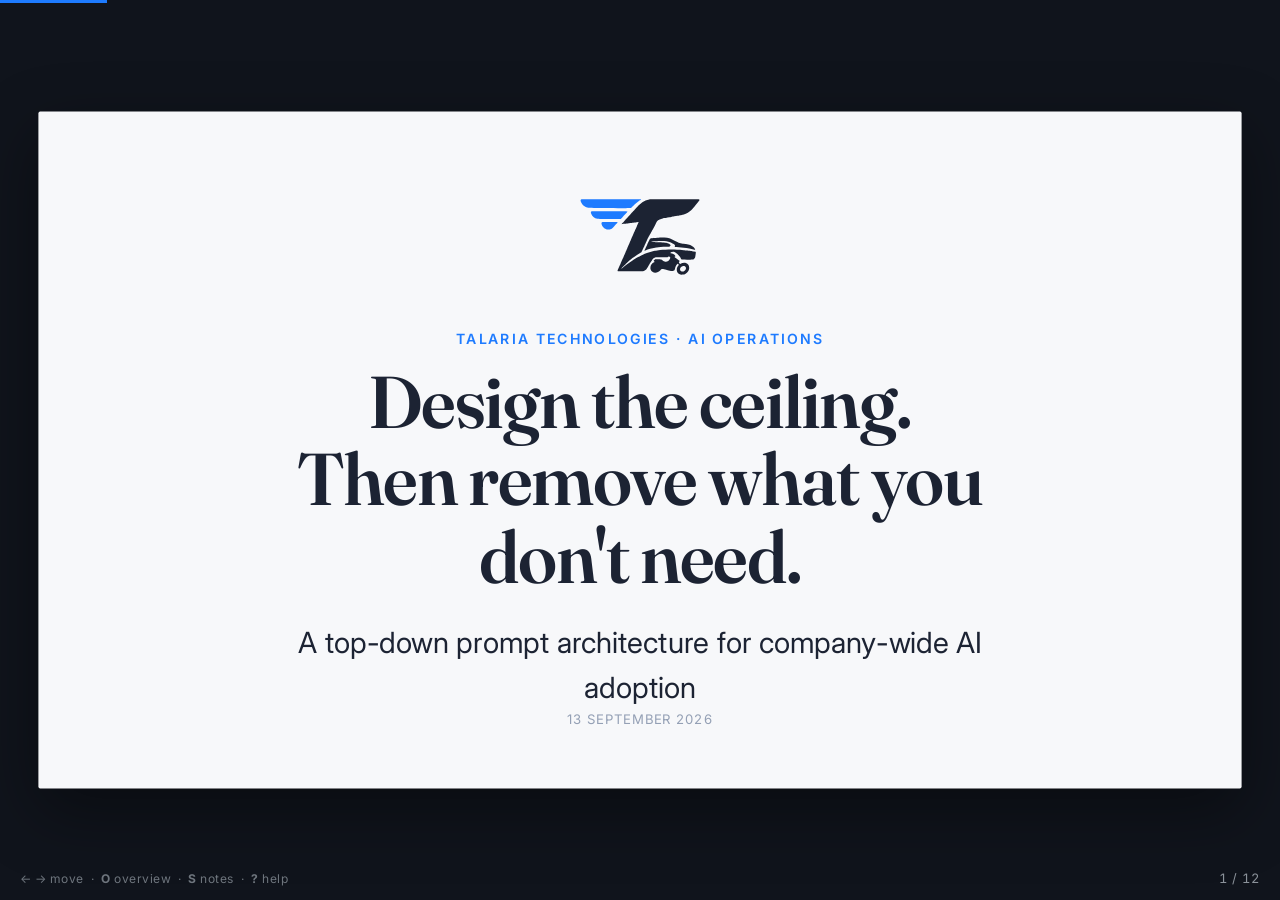
<file: index.html>
<!DOCTYPE html>
<html lang="en">
<head>
<meta charset="utf-8">
<title>Talaria — Deductive Prompt Architecture</title>
<meta http-equiv="refresh" content="0; url=deck/">
<link rel="canonical" href="deck/">
<link rel="icon" href="deck/assets/mark.svg">
<style>
  html,body{height:100%;margin:0;display:grid;place-items:center;
            background:#f7f8fa;color:#1c2333;
            font:16px/1.6 system-ui,-apple-system,"Segoe UI",sans-serif}
  .box{text-align:center;padding:32px}
  img{width:96px;margin-bottom:20px}
  a{color:#1e7bff}
</style>
</head>
<body>
  <div class="box">
    <img src="deck/assets/mark.svg" alt="Talaria">
    <p>Opening the deck&hellip;</p>
    <p><a href="deck/">Continue to the presentation</a></p>
  </div>
  <script>location.replace('deck/');</script>
</body>
</html>
</file>
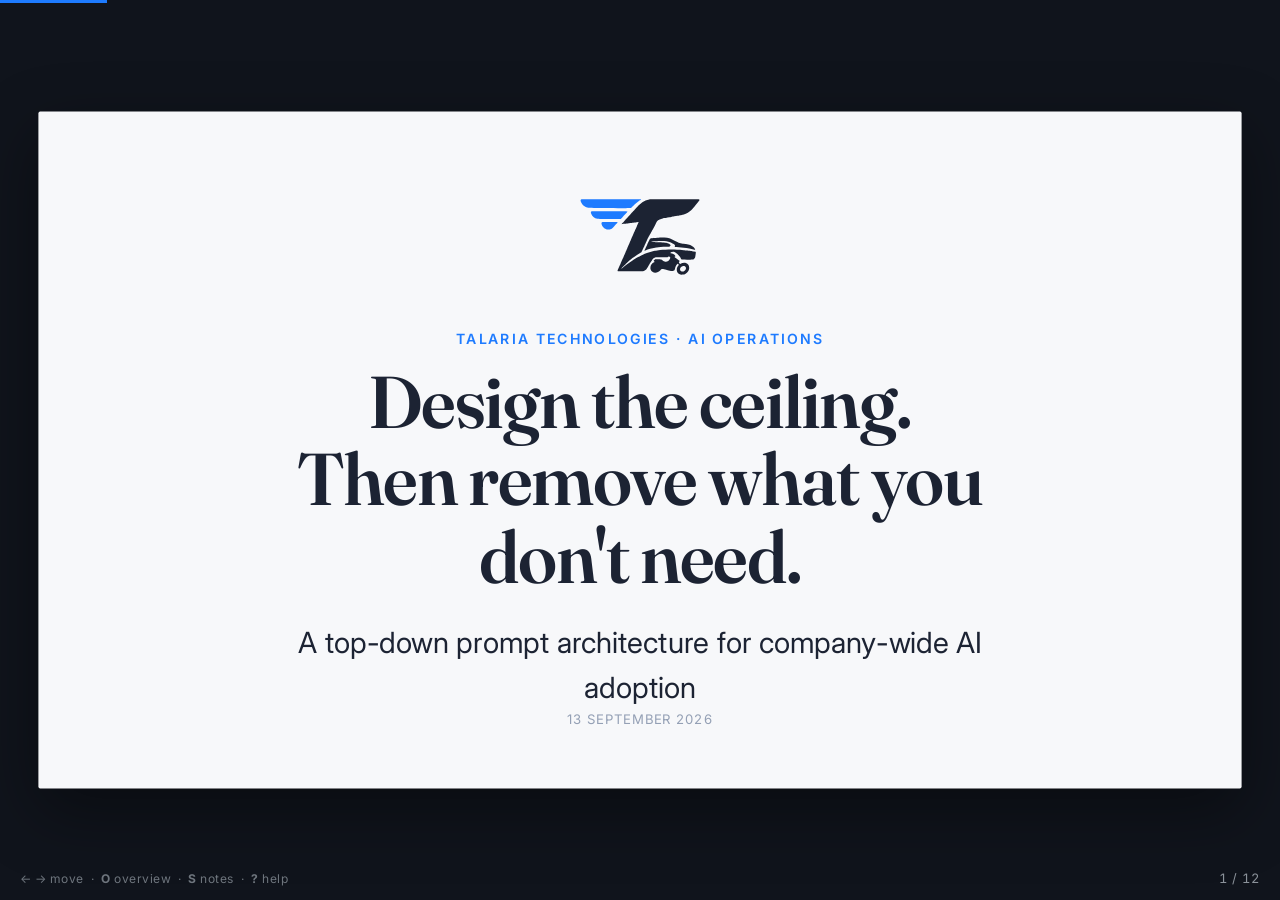
<file: deck/index.html>
<!DOCTYPE html>
<html lang="en" data-theme="light">

<head>
  <meta charset="utf-8">
  <meta name="viewport" content="width=device-width, initial-scale=1">
  <title>Talaria — Deductive Prompt Architecture</title>

  <link rel="icon" href="assets/mark.svg">
  <link rel="preconnect" href="https://fonts.googleapis.com">
  <link rel="preconnect" href="https://fonts.gstatic.com" crossorigin>
  <link
    href="https://fonts.googleapis.com/css2?family=Inter:wght@400;500;600;700&family=Fraunces:opsz,wght@9..144,400;9..144,600&family=JetBrains+Mono:wght@400;500&display=swap"
    rel="stylesheet">

  <link rel="stylesheet" href="css/tokens.css?v=5">
  <link rel="stylesheet" href="css/base.css?v=5">
  <link rel="stylesheet" href="css/layout.css?v=5">
  <link rel="stylesheet" href="css/components.css?v=5">
  <link rel="stylesheet" href="css/slides.css?v=5">
  <link rel="stylesheet" href="css/overlays.css?v=5">
  <link rel="stylesheet" href="css/print.css?v=5">
</head>

<body>

  <div id="progress"></div>
  <div id="hint">&larr; &rarr; move &nbsp;·&nbsp; <b>O</b> overview &nbsp;·&nbsp; <b>S</b> notes &nbsp;·&nbsp; <b>?</b>
    help</div>
  <div id="counter"></div>

  <div id="overview">
    <div class="grid"></div>
  </div>

  <aside id="presenter">
    <div>
      <h4>Elapsed</h4>
      <div class="timer" data-timer>00:00</div>
    </div>
    <div style="flex:1;display:flex;flex-direction:column;min-height:0">
      <h4>Speaker notes</h4>
      <div class="note" data-note></div>
    </div>
    <div class="next" data-next></div>
  </aside>

  <div id="help">
    <div class="panel">
      <h3>Keyboard</h3>
      <table>
        <tr>
          <td><kbd>&rarr;</kbd> <kbd>Space</kbd></td>
          <td>Next step / slide</td>
        </tr>
        <tr>
          <td><kbd>&larr;</kbd></td>
          <td>Previous</td>
        </tr>
        <tr>
          <td><kbd>1</kbd>–<kbd>9</kbd></td>
          <td>Jump to slide</td>
        </tr>
        <tr>
          <td><kbd>O</kbd></td>
          <td>Overview grid</td>
        </tr>
        <tr>
          <td><kbd>S</kbd></td>
          <td>Speaker notes + timer</td>
        </tr>
        <tr>
          <td><kbd>T</kbd></td>
          <td>Light / dark</td>
        </tr>
        <tr>
          <td><kbd>F</kbd></td>
          <td>Fullscreen</td>
        </tr>
        <tr>
          <td><kbd>R</kbd></td>
          <td>Reset timer</td>
        </tr>
        <tr>
          <td><kbd>?</kbd> <kbd>Esc</kbd></td>
          <td>Toggle / close</td>
        </tr>
      </table>
    </div>
  </div>

  <div id="stage">

    <!-- ══ 1 ══ TITLE — hero focal centre, logo as the focal point ══ -->
    <section class="slide slide--title" data-title="Title">
      <div class="hero">
        <div class="mark"><img src="assets/mark.svg" alt="Talaria" style="width:100%;height:100%"></div>
        <div class="eyebrow">Talaria Technologies · AI Operations</div>
        <h1>Design the ceiling.<br>Then remove what you don't need.</h1>
        <p class="lead" style="margin-top:26px">A top-down prompt architecture for company-wide AI adoption</p>
      </div>
      <div class="meta meta--center">
        <span>13 September 2026</span>
      </div>
      <aside class="notes">Open on the contrast, not the agenda. Most people build prompts upward from nothing. We build
        downward from a complete specification. Everything in this deck follows from that one reversal.</aside>
    </section>

    <!-- ══ 2 ══ THE SPECTRUM — split 50/50 comparison ══ -->
    <section class="slide" data-title="The spectrum">
      <div class="eyebrow">The prompting spectrum</div>
      <h2>Two directions of travel</h2>
      <div class="cols fill" style="gap:32px">
        <div class="panel panel--bad">
          <div class="tag">Status quo · Undershooting</div>
          <h3>Start vague.<br>Build up.</h3>
          <ul class="flow">
            <li><span class="arrow">1</span><span>Vague opening prompt</span></li>
            <li><span class="arrow">2</span><span>Inductive patching, turn by turn</span></li>
            <li><span class="arrow">3</span><span><b>Context drift</b></span></li>
            <li><span class="arrow">4</span><span>Rework and wasted turns</span></li>
          </ul>
        </div>
        <div class="panel panel--good">
          <div class="tag">Strategic · Deductive</div>
          <h3>Start complete.<br>Cut down.</h3>
          <ul class="flow">
            <li><span class="arrow">1</span><span>High-density master prompt</span></li>
            <li><span class="arrow">2</span><span>Lock the constraints</span></li>
            <li><span class="arrow">3</span><span><b>Distil to the task</b></span></li>
            <li><span class="arrow">4</span><span>Controlled execution</span></li>
          </ul>
        </div>
      </div>
      <aside class="notes">Same model, same person, opposite direction. Undershooting negotiates with the model.
        Deductive prompting instructs it. Ask the room which one they did this morning.</aside>
    </section>

    <!-- ══ 3 ══ WHY IT FAILS — hero statement + drift diagram ══ -->
    <section class="slide" data-title="Context drift">
      <div class="eyebrow">Why undershooting fails</div>
      <h2>Every correction adds a contradiction</h2>
      <svg viewBox="0 0 1000 250" style="width:100%;margin:8px 0 4px">
        <line x1="40" y1="210" x2="960" y2="210" stroke="var(--line)" stroke-width="2" />
        <text x="40" y="243" font-size="19" fill="var(--ink-faint)">Turn 1</text>
        <text x="960" y="243" font-size="19" fill="var(--ink-faint)" text-anchor="end">Turn 8</text>
        <line x1="40" y1="70" x2="960" y2="70" stroke="var(--accent)" stroke-width="4" stroke-linecap="round" />
        <text x="960" y="50" font-size="22" fill="var(--accent)" font-weight="600" text-anchor="end">Deductive: on
          target</text>
        <path d="M40 70 C 260 78, 420 118, 560 146 S 830 188, 960 196" fill="none" stroke="var(--ink-faint)"
          stroke-width="4" stroke-dasharray="9 8" stroke-linecap="round" />
        <text x="430" y="196" font-size="22" fill="var(--ink-soft)">Inductive: drifting</text>
      </svg>
      <ul class="points">
        <li>Each patch is written against the <b>last output</b>, not the original intent.</li>
        <li>Constraints added late silently overwrite constraints added early.</li>
      </ul>
      <aside class="notes">The failure is structural, not a skill gap. By turn six nobody in the thread can say what the
        governing constraint actually is — including the model.</aside>
    </section>

    <!-- ══ 4 ══ CASE STUDY — split, real evidence ══ -->
    <section class="slide" data-title="Case study">
      <div class="eyebrow">Case study · Talaria credit facility</div>
      <h2>One context load, three deliverables</h2>
      <div class="cols fill v-center" style="gap:44px">
        <div>
          <h3 style="color:var(--accent);margin-bottom:18px">The master prompt carried</h3>
          <ul class="points" style="gap:12px">
            <li style="font-size:23px">Company, product and business model</li>
            <li style="font-size:23px">Audience: a risk-averse credit reader</li>
            <li style="font-size:23px">The ask, the leverage, the concessions</li>
            <li style="font-size:23px">Tone, length, and named omissions</li>
          </ul>
        </div>
        <div>
          <h3 style="color:var(--accent);margin-bottom:18px">What came out</h3>
          <ul class="points" style="gap:12px">
            <li style="font-size:23px">Three letter variants — concise, expanded, full-block</li>
            <li style="font-size:23px">Three formatted Word documents</li>
            <li style="font-size:23px">A slide deck, from the same context</li>
            <li style="font-size:23px"><b>The argument was never rebuilt.</b></li>
          </ul>
        </div>
      </div>
      <aside class="notes">This is our own evidence, not a vendor case study. The format changed three times. The
        reasoning was authored once, because it was specified before the first draft existed.</aside>
    </section>

    <!-- ══ 5 ══ PROMPT COMPARISON — verbatim, side by side ══ -->
  <section class="slide" data-title="The prompt evolved">
    <div class="eyebrow">The input</div>
    <h2>What we asked for, twice</h2>
    <div class="pairgrid fill">
      <div class="snip snip--prompt">
        <div class="chip">First pass · raw context</div>
        <div class="txt">"We have to convince a bank to increase our credit line… we will be borrowing GPUs for testing our new mapping product, the current credit line won't allow sufficient funds transfers… We are willing to pay an extra 15%."</div>
      </div>
      <div class="snip snip--prompt">
        <div class="chip">Final pass · master prompt</div>
        <div class="txt">"<b>Act as the CEO</b> of Talaria Technologies Inc. Write a formal, persuasive business letter to our <b>Commercial Bank Relationship Manager</b>… Leave placeholders like <b>[Insert DSCR]</b>… Maintain a tone suitable for a <b>risk-aware financial audience</b>."</div>
      </div>
      <p class="takeaway">Real information, <b>no specification</b>. Role, reader, format and exclusions all left to the model.</p>
      <p class="takeaway">Role, reader, ask, tone and unknowns — <b>all fixed before a word was drafted</b>.</p>
    </div>
    <aside class="notes">Read both aloud. The first is not a bad prompt — it carries genuine context. It simply decides nothing, and every decision it skips the model makes on your behalf.</aside>
  </section>

  <!-- ══ 6 ══ LETTER COMPARISON — same claim, two instruments ══ -->
  <section class="slide" data-title="The letter evolved">
    <div class="eyebrow">The output</div>
    <h2>Same argument, sharper instrument</h2>
    <div class="pairgrid fill">
      <div class="snip snip--letter">
        <div class="chip">Letter one</div>
        <div class="txt">"Phase 2 changes our cash mechanics in one specific way… The constraint is one of <b>velocity and timing, not solvency</b>."</div>
      </div>
      <div class="snip snip--letter">
        <div class="chip">Final letter</div>
        <div class="txt">"I want to be precise about the nature of the constraint, <b>because it would be easy to misread</b>… Stated plainly, this is a constraint of velocity and timing, not of solvency or coverage."</div>
      </div>
      <p class="takeaway">Correct and compact. Built to be <b>scanned</b>.</p>
      <p class="takeaway">The same claim, now <b>naming the misreading</b> before the reader reaches it.</p>
    </div>
    <aside class="notes">The argument did not change between these two. Only its handling of the reader did — and that came from the brief, not from a rewrite.</aside>
  </section>

  <!-- ══ 7 ══ THREE AXES — the comparison that matters ══ -->
  <section class="slide" data-title="Three axes">
    <div class="eyebrow">What actually changed</div>
    <h2>Three axes, one direction</h2>
    <div class="cmp">
      <div class="head"></div>
      <div class="head">First pass</div>
      <div class="head head--now">Final pass</div>

      <div class="axis">Flexibility</div>
      <div class="cell">The brief set the goal, not the form. The writer chose the structure.</div>
      <div class="cell cell--now">Form fixed; flexibility moved into named placeholders the finance team owns.</div>

      <div class="axis">Design choice</div>
      <div class="cell">Headings and bold lead-ins, built for scanning.</div>
      <div class="cell cell--now">Unbroken prose, full-block convention — a committee reads a letter, not a memo.</div>

      <div class="axis">Responsibility</div>
      <div class="cell">Leverage stated bluntly: a 15% premium, a threat to move banks.</div>
      <div class="cell cell--now">Coercion dropped, concessions paired with safeguards, unverifiable figures left blank.</div>
    </div>
    <aside class="notes">Responsibility is the row to dwell on. Specifying the prompt did not only improve the prose — it decided what we were willing to say, and what we refused to claim without evidence.</aside>
  </section>

  <!-- ══ 8 ══ OPERATIONAL IMPACT — 3-column cards ══ -->
    <section class="slide" data-title="Operational impact">
      <div class="eyebrow">Operational impact</div>
      <h2>Control without a bottleneck</h2>
      <div class="cols-3 fill" style="align-content:center">
        <div class="card">
          <div class="num">01</div>
          <h3>Responsibility</h3>
          <p>Standardised inputs make output governable. What the model was told is auditable after the fact.</p>
        </div>
        <div class="card">
          <div class="num">02</div>
          <h3>Empowerment</h3>
          <p>Teams inherit the context. No one needs to be a prompt engineer to get a compliant result.</p>
        </div>
        <div class="card">
          <div class="num">03</div>
          <h3>Flexibility</h3>
          <p>Departments tune parameters, not principles. The core constraints hold across every unit.</p>
        </div>
      </div>
      <aside class="notes">The usual trade-off is control versus speed. A master prompt removes it: the control lives in
        the artefact, so the team does not have to carry it.</aside>
    </section>

    <!-- ══ 9 ══ METRICS — large callouts ══ -->
    <section class="slide" data-title="Improvements">
      <div class="eyebrow">Noteworthy improvements</div>
      <h2>What changed, measured</h2>
      <div class="metrics">
        <div class="metric">
          <div class="v ph">[&nbsp;&nbsp;&nbsp;]%</div>
          <div class="l">Fewer revision loops per deliverable</div>
        </div>
        <div class="metric">
          <div class="v ph">[&nbsp;&nbsp;&nbsp;]%</div>
          <div class="l">Faster to first usable draft</div>
        </div>
        <div class="metric">
          <div class="v">3</div>
          <div class="l">Deliverable formats from one context load</div>
        </div>
        <div class="metric">
          <div class="v">0</div>
          <div class="l">Arguments rebuilt from scratch</div>
        </div>
      </div>
      <p style="font-size:19px;color:var(--ink-faint)">Bracketed figures to be confirmed against Q3 workflow logs. The
        right-hand pair are observed from the credit-facility project.</p>
      <aside class="notes">Be straight about which numbers are measured and which are pending. A metric you cannot
        source is worse than no metric with this audience.</aside>
    </section>

    <!-- ══ 10 ══ CENTRE ALIGNMENT — concentric radial ══ -->
    <section class="slide" data-title="Centre alignment">
      <div class="eyebrow">Strategic alignment</div>
      <h2>The engine sits at the centre</h2>
      <svg viewBox="0 0 1060 430" style="width:100%;flex:1">
        <ellipse cx="530" cy="215" rx="415" ry="175" fill="none" stroke="var(--line)" stroke-width="2"
          stroke-dasharray="6 9" />
        <ellipse cx="530" cy="215" rx="270" ry="112" fill="none" stroke="var(--line)" stroke-width="2" />
        <circle cx="530" cy="215" r="104" fill="var(--accent)" />
        <text x="530" y="208" text-anchor="middle" font-size="19" font-weight="700" fill="#fff"
          letter-spacing="0.5">PROMPT</text>
        <text x="530" y="232" text-anchor="middle" font-size="19" font-weight="700" fill="#fff"
          letter-spacing="0.5">ARCHITECTURE</text>

        <g font-size="21" font-weight="600" fill="var(--ink)" text-anchor="middle">
          <circle cx="530" cy="40" r="7" fill="var(--accent)" /><text x="530" y="26">Product</text>
          <circle cx="890" cy="130" r="7" fill="var(--accent)" /><text x="905" y="112">Engineering</text>
          <circle cx="890" cy="300" r="7" fill="var(--accent)" /><text x="905" y="336">Legal &amp; Risk</text>
          <circle cx="530" cy="390" r="7" fill="var(--accent)" /><text x="530" y="420">Operations</text>
          <circle cx="170" cy="300" r="7" fill="var(--accent)" /><text x="155" y="336">Support</text>
          <circle cx="170" cy="130" r="7" fill="var(--accent)" /><text x="155" y="112">Marketing</text>
        </g>
        <g stroke="var(--accent)" stroke-width="2" opacity=".35">
          <line x1="530" y1="111" x2="530" y2="47" />
          <line x1="620" y1="163" x2="883" y2="134" />
          <line x1="620" y1="267" x2="883" y2="296" />
          <line x1="530" y1="319" x2="530" y2="383" />
          <line x1="440" y1="267" x2="177" y2="296" />
          <line x1="440" y1="163" x2="177" y2="134" />
        </g>
      </svg>
      <aside class="notes">Centre-aligned, not top-down in the org-chart sense. Every unit is the same distance from the
        core, so no team inherits a degraded copy of the standard.</aside>
    </section>

    <!-- ══ 11 ══ ADOPTION — three phases ══ -->
    <section class="slide" data-title="Adoption">
      <div class="eyebrow">Adoption model</div>
      <h2>Govern the core, not the forks</h2>
      <div class="steps" style="grid-template-columns:repeat(3,1fr)">
        <div class="step">
          <div class="n">PHASE 1</div>
          <h3>Author</h3>
          <p>One master prompt per work category, owned centrally and version-controlled.</p>
        </div>
        <div class="step">
          <div class="n">PHASE 2</div>
          <h3>Fork</h3>
          <p>Units distil their own variants. Parameters are theirs; constraints are not.</p>
        </div>
        <div class="step">
          <div class="n">PHASE 3</div>
          <h3>Review</h3>
          <p>Audit outputs against the master. Amend the core once; every fork inherits it.</p>
        </div>
      </div>
      <aside class="notes">Policing individual prompts does not scale. Governing one artefact that every prompt descends
        from does.</aside>
    </section>

    <!-- ══ 12 ══ CLOSE — statement ══ -->
    <section class="slide slide--statement" data-title="Close">
      <div class="eyebrow">The thesis</div>
      <div class="quote" style="margin-bottom:36px">Undershooting is not a skill problem.<br>It is a direction problem.
      </div>
      <p class="lead">Specify the ceiling once. Everything after that is subtraction.</p>
      <aside class="notes">Land it and stop. Do not add a summary slide — the sentence is the summary.</aside>
    </section>

  </div>

  <script>
    if (location.protocol === 'file:') {
      document.write('<div id="modwarn"><div class="box"><h2>Run this through a local server</h2>' +
        '<p>This deck uses ES modules, which browsers block on <code>file://</code>.</p>' +
        '<p style="margin-top:12px">In VS Code: install <b>Live Server</b>, then right-click <code>index.html</code> &rarr; <b>Open with Live Server</b>.</p>' +
        '<p style="margin-top:12px">Or from this folder: <code>npx serve</code> / <code>python -m http.server</code></p></div></div>');
    }
  </script>
  <script type="module" src="js/main.js?v=5"></script>
</body>

</html>
</file>
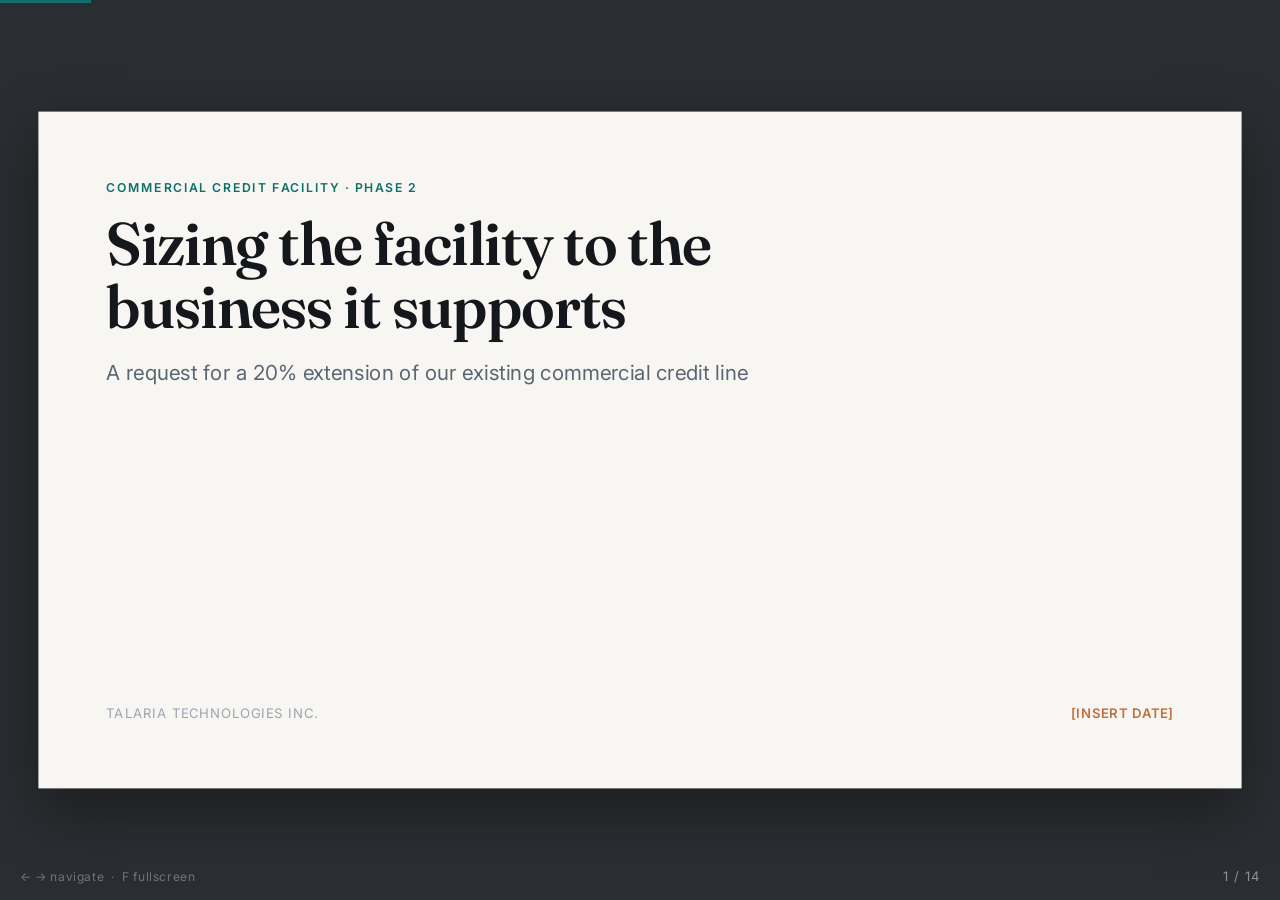
<file: deck.html>
<!DOCTYPE html>
<html lang="en">
<head>
<meta charset="utf-8">
<meta name="viewport" content="width=device-width, initial-scale=1">
<title>Talaria Technologies — Credit Facility Expansion</title>
<link rel="preconnect" href="https://fonts.googleapis.com">
<link rel="preconnect" href="https://fonts.gstatic.com" crossorigin>
<link href="https://fonts.googleapis.com/css2?family=Inter:wght@400;500;600;700&family=Fraunces:opsz,wght@9..144,400;9..144,600&display=swap" rel="stylesheet">
<style>
/* ============================================================
   DESIGN TOKENS — edit these first to restyle the whole deck
   ============================================================ */
:root{
  --ink:      #14181d;   /* primary text            */
  --ink-soft: #5b6673;   /* secondary text          */
  --ink-faint:#9aa5b1;   /* labels, slide numbers   */
  --paper:    #f7f6f3;   /* slide background        */
  --paper-2:  #ffffff;   /* card background         */
  --accent:   #0f6f6a;   /* primary accent (teal)   */
  --accent-2: #c2703a;   /* secondary accent (rust) */
  --line:     #e2e0da;   /* hairlines, borders      */
  --stage-bg: #2a2d31;   /* area around the slide   */

  --font-body:    'Inter', system-ui, -apple-system, sans-serif;
  --font-display: 'Fraunces', Georgia, serif;

  --pad: 72px;           /* slide inner padding     */
}

/* ============================================================
   STAGE — fixed 1280x720 slide, scaled to fit the window
   ============================================================ */
*{box-sizing:border-box;margin:0;padding:0}
html,body{height:100%;overflow:hidden;background:var(--stage-bg);font-family:var(--font-body)}
#stage{position:absolute;top:50%;left:50%;width:1280px;height:720px;transform-origin:center center}

.slide{
  position:absolute;inset:0;
  background:var(--paper);color:var(--ink);
  padding:var(--pad);
  display:none;flex-direction:column;
  box-shadow:0 24px 60px rgba(0,0,0,.35);
}
.slide.active{display:flex;animation:fade .28s ease}
@keyframes fade{from{opacity:0;transform:translateY(6px)}to{opacity:1;transform:none}}

/* ============================================================
   TYPE SCALE
   ============================================================ */
.eyebrow{
  font-size:13px;font-weight:600;letter-spacing:.14em;text-transform:uppercase;
  color:var(--accent);margin-bottom:18px;
}
h1{font-family:var(--font-display);font-size:64px;font-weight:600;line-height:1.05;letter-spacing:-.02em}
h2{font-family:var(--font-display);font-size:44px;font-weight:600;line-height:1.12;letter-spacing:-.015em;margin-bottom:24px}
h3{font-size:20px;font-weight:600;margin-bottom:8px}
p{font-size:20px;line-height:1.55;color:var(--ink-soft);max-width:62ch}
p.lead{font-size:24px;color:var(--ink)}
strong{color:var(--ink);font-weight:600}
.ph{color:var(--accent-2);font-weight:600}      /* [Insert …] placeholder */

/* ============================================================
   COMPONENTS
   ============================================================ */
.rule{height:1px;background:var(--line);margin:28px 0}

.cols{display:grid;grid-template-columns:1fr 1fr;gap:40px;flex:1;align-content:start}
.cols-3{display:grid;grid-template-columns:repeat(3,1fr);gap:24px}

.card{
  background:var(--paper-2);border:1px solid var(--line);border-radius:10px;
  padding:26px;
}
.card .num{font-family:var(--font-display);font-size:38px;color:var(--accent);line-height:1;margin-bottom:10px}
.card p{font-size:16px;line-height:1.5}

ul.points{list-style:none;display:flex;flex-direction:column;gap:18px;margin-top:8px}
ul.points li{font-size:20px;line-height:1.5;color:var(--ink-soft);padding-left:26px;position:relative;max-width:60ch}
ul.points li::before{
  content:"";position:absolute;left:0;top:11px;
  width:8px;height:8px;border-radius:2px;background:var(--accent);
}

.stat-row{display:flex;gap:56px;margin-top:auto;padding-top:28px;border-top:1px solid var(--line)}
.stat .k{font-family:var(--font-display);font-size:40px;color:var(--ink);line-height:1}
.stat .l{font-size:13px;letter-spacing:.08em;text-transform:uppercase;color:var(--ink-faint);margin-top:8px}

.quote{
  font-family:var(--font-display);font-size:34px;line-height:1.3;color:var(--ink);
  border-left:3px solid var(--accent);padding-left:28px;max-width:24ch;
}

/* section divider slide */
.slide.divider{background:var(--ink);color:var(--paper);justify-content:center}
.slide.divider h2{color:var(--paper);font-size:56px;margin:0}
.slide.divider .eyebrow{color:var(--accent-2)}

/* title slide */
.slide.title{justify-content:center}
.slide.title h1{max-width:18ch}
.slide.title .sub{font-size:22px;color:var(--ink-soft);margin-top:24px}
.slide.title .meta{margin-top:auto;display:flex;justify-content:space-between;
  font-size:14px;color:var(--ink-faint);letter-spacing:.06em;text-transform:uppercase}

/* ============================================================
   CHROME — progress bar, slide number, hint
   ============================================================ */
#bar{position:fixed;top:0;left:0;height:3px;background:var(--accent);width:0;z-index:10;transition:width .25s ease}
#num{position:fixed;bottom:16px;right:20px;color:#8b929a;font-size:13px;letter-spacing:.08em;z-index:10}
#hint{position:fixed;bottom:16px;left:20px;color:#6e757d;font-size:12px;letter-spacing:.05em;z-index:10}

/* ============================================================
   PRINT — Ctrl/Cmd+P gives one slide per page (landscape)
   ============================================================ */
@media print{
  @page{size:1280px 720px;margin:0}
  html,body{overflow:visible;background:#fff;height:auto}
  #stage{position:static;transform:none!important;width:auto;height:auto}
  #bar,#num,#hint{display:none}
  .slide{position:relative;display:flex!important;page-break-after:always;box-shadow:none;
         width:1280px;height:720px;animation:none}
}
</style>
</head>
<body>

<div id="bar"></div>
<div id="hint">&larr; &rarr; navigate &nbsp;·&nbsp; F fullscreen</div>
<div id="num"></div>

<div id="stage">

  <!-- 1 ─────────────────────────────────────────── TITLE -->
  <section class="slide title">
    <div class="eyebrow">Commercial Credit Facility · Phase 2</div>
    <h1>Sizing the facility to the business it supports</h1>
    <div class="sub">A request for a 20% extension of our existing commercial credit line</div>
    <div class="meta">
      <span>Talaria Technologies Inc.</span>
      <span><span class="ph">[Insert Date]</span></span>
    </div>
  </section>

  <!-- 2 ─────────────────────────────────────────── THE ASK -->
  <section class="slide">
    <div class="eyebrow">The request</div>
    <h2>A 20% extension, and a matching transfer ceiling</h2>
    <p class="lead">Not a new relationship and not a new risk profile — a scaling request against a plan this bank has already underwritten.</p>
    <div class="stat-row">
      <div class="stat"><div class="k"><span class="ph">[Current $]</span></div><div class="l">Current limit</div></div>
      <div class="stat"><div class="k"><span class="ph">[New $]</span></div><div class="l">Requested limit</div></div>
      <div class="stat"><div class="k">+20%</div><div class="l">Extension</div></div>
      <div class="stat"><div class="k"><span class="ph">[DSCR]</span></div><div class="l">Debt service coverage</div></div>
    </div>
  </section>

  <!-- 3 ─────────────────────────────────────────── PROBLEM -->
  <section class="slide">
    <div class="eyebrow">The problem we solve</div>
    <h2>Flat commissions break remote routes</h2>
    <div class="cols">
      <div>
        <ul class="points">
          <li>Under a flat commission, a driver earns materially less on a low-density route than on a dense urban one.</li>
          <li>So drivers decline and cancel those trips.</li>
          <li>Riders outside the core grid get unreliable service.</li>
          <li>The platform quietly loses the demand it cannot serve.</li>
        </ul>
      </div>
      <div class="quote">The incentive to refuse the hard route is built into the pricing.</div>
    </div>
  </section>

  <!-- 4 ─────────────────────────────────────────── MECHANISM -->
  <section class="slide">
    <div class="eyebrow">The mechanism</div>
    <h2>A platform fee that moves with route density</h2>
    <p class="lead" style="margin-bottom:32px">Averaging <strong>5%</strong> — lower on the routes that are hardest to serve, higher where volume is dense.</p>
    <svg viewBox="0 0 900 220" style="width:100%;max-width:900px">
      <line x1="60" y1="180" x2="860" y2="180" stroke="#e2e0da" stroke-width="1.5"/>
      <line x1="60" y1="30"  x2="60"  y2="180" stroke="#e2e0da" stroke-width="1.5"/>
      <polyline points="60,150 250,130 470,100 690,70 860,55"
                fill="none" stroke="#0f6f6a" stroke-width="3" stroke-linecap="round"/>
      <circle cx="60"  cy="150" r="6" fill="#0f6f6a"/>
      <circle cx="860" cy="55"  r="6" fill="#0f6f6a"/>
      <text x="60"  y="205" font-family="Inter" font-size="14" fill="#9aa5b1">Remote / low density</text>
      <text x="740" y="205" font-family="Inter" font-size="14" fill="#9aa5b1">Urban / high density</text>
      <text x="80"  y="142" font-family="Inter" font-size="14" fill="#5b6673">lower platform fee</text>
      <text x="700" y="42"  font-family="Inter" font-size="14" fill="#5b6673">higher platform fee</text>
    </svg>
    <p style="margin-top:20px">Driver take-home is levelled across route types, so the reason to refuse a remote trip is removed at the source.</p>
  </section>

  <!-- 5 ─────────────────────────────────────────── WHY A LENDER CARES -->
  <section class="slide">
    <div class="eyebrow">Why this matters to a lender</div>
    <h2>Stability, not upside</h2>
    <div class="cols-3" style="margin-top:12px">
      <div class="card">
        <div class="num">01</div>
        <h3>Supply is retained</h3>
        <p>Drivers stay available across route types, which sustains fulfilment.</p>
      </div>
      <div class="card">
        <div class="num">02</div>
        <h3>Volume is predictable</h3>
        <p>Sustained fulfilment means transaction volume does not swing with geography.</p>
      </div>
      <div class="card">
        <div class="num">03</div>
        <h3>Margin is stabilised</h3>
        <p>A fee that floats around 5% rather than spiking produces steady revenue per trip.</p>
      </div>
    </div>
    <div class="rule"></div>
    <p><strong>This is a volume-and-reliability model, not a high-variance one</strong> — the profile a lender should prefer.</p>
  </section>

  <!-- 6 ─────────────────────────────────────────── WHERE WE ARE -->
  <section class="slide">
    <div class="eyebrow">Status</div>
    <h2>Phase 1 is complete. Phase 2 is compute.</h2>
    <div class="cols">
      <div class="card">
        <h3 style="color:var(--accent)">Phase 1 — done</h3>
        <p>Core software architecture finalised. Facility used as underwritten. Unit economics evaluated and approved by this bank.</p>
      </div>
      <div class="card" style="border-color:var(--accent)">
        <h3 style="color:var(--accent)">Phase 2 — beginning</h3>
        <p>Parameter training and real-time mapping simulation on cloud-based GPU banks. Approx. <span class="ph">[Insert $/month]</span> across <span class="ph">[Insert N]</span> environments.</p>
      </div>
    </div>
  </section>

  <!-- 7 ─────────────────────────────────────────── THE WORKLOAD -->
  <section class="slide">
    <div class="eyebrow">Phase 2 workload</div>
    <h2>Two jobs, both GPU-bound</h2>
    <ul class="points">
      <li><strong>Parameter training.</strong> The dynamic fee is only defensible if it is accurate — trained against historical route density, cancellation behaviour, driver earnings distributions and demand seasonality.</li>
      <li><strong>Real-time mapping simulation.</strong> Pricing logic is validated against simulated network conditions — traffic, surge, supply shocks, edge-case routes — before any driver or rider sees it.</li>
    </ul>
  </section>

  <!-- 8 ─────────────────────────────────────────── THE BOTTLENECK  (key slide) -->
  <section class="slide">
    <div class="eyebrow">The constraint</div>
    <h2>Transfer velocity, not solvency</h2>
    <div class="cols">
      <div>
        <ul class="points">
          <li>GPU capacity is procured on demand, billed on short usage-based cycles.</li>
          <li>Outflows are high-frequency and unevenly distributed — not a smooth monthly draft.</li>
          <li>Our daily ceiling was set against an even, development-stage burn rate.</li>
          <li>Training runs now stall waiting on settlement rather than on capital.</li>
        </ul>
      </div>
      <div class="quote">The ratios are unchanged. What is misaligned is the shape of the facility against the shape of the spend.</div>
    </div>
  </section>

  <!-- 9 ─────────────────────────────────────────── CONSOLIDATION -->
  <section class="slide">
    <div class="eyebrow">A deliberate choice</div>
    <h2>One account, on purpose</h2>
    <p class="lead" style="margin-bottom:28px">We could relieve this pressure by spreading activity across institutions. We have declined to.</p>
    <div class="cols-3">
      <div class="card"><h3>Transparency</h3><p>One unbroken transaction record, no reconciliation gaps.</p></div>
      <div class="card"><h3>Compliance</h3><p>A single reporting perimeter for tax and regulatory filing.</p></div>
      <div class="card"><h3>Auditability</h3><p>One consolidated ledger rather than parallel histories.</p></div>
    </div>
    <div class="rule"></div>
    <p>Your credit team keeps continuous visibility into our full cash position. Fragmenting our banking would degrade that for both of us.</p>
  </section>

  <!-- 10 ────────────────────────────────────────── THE OFFER -->
  <section class="slide">
    <div class="eyebrow">What we are prepared to offer</div>
    <h2>We will share the cost of speed</h2>
    <ul class="points">
      <li><strong>Adjusted maintenance fees or interest margin</strong> in exchange for an expedited review.</li>
      <li><strong>Tiered drawdown</strong> — the incremental tranche released against defined Phase 2 milestones.</li>
      <li><strong>Enhanced reporting</strong> — monthly compute reconciliation and updated coverage ratios.</li>
      <li><strong>Scheduled review at Phase 2 completion</strong>, re-sizing the facility against demonstrated results.</li>
    </ul>
  </section>

  <!-- 11 ────────────────────────────────────────── CLOSE -->
  <section class="slide">
    <div class="eyebrow">Next steps</div>
    <h2>The package is ready</h2>
    <p class="lead">Updated statements, Phase 2 compute forecast, revised twelve-month projections and Phase 1 facility performance — deliverable within <span class="ph">[Insert N]</span> business days.</p>
    <div class="rule"></div>
    <p>Phase 1 rested on this bank's willingness to underwrite a model that was then unproven. It is now proven. This request asks only that the facility be kept sized to the business it supports.</p>
  </section>

  <!-- 12 ────────────────────────────────────────── DIVIDER -->
  <section class="slide divider">
    <div class="eyebrow">Part two</div>
    <h2>How the argument was built</h2>
  </section>

  <!-- 13 ────────────────────────────────────────── RHETORICAL MOVES -->
  <section class="slide">
    <div class="eyebrow">Persuasive strategy</div>
    <h2>Four moves, one audience</h2>
    <div class="cols-3" style="margin-top:8px">
      <div class="card"><div class="num">01</div><h3>Continuity over novelty</h3><p>Framed as scaling an approved plan, not a new ask — reduces perceived risk.</p></div>
      <div class="card"><div class="num">02</div><h3>Name the misreading</h3><p>States plainly that this is velocity, not solvency, before the reader can conclude otherwise.</p></div>
      <div class="card"><div class="num">03</div><h3>Reframe self-interest</h3><p>Consolidation presented as the bank's visibility, not our convenience.</p></div>
    </div>
    <div class="cols-3" style="margin-top:24px">
      <div class="card"><div class="num">04</div><h3>Offer constraint, not just money</h3><p>Volunteered safeguards persuade a credit committee more than a higher rate does.</p></div>
      <div class="card" style="background:transparent;border-style:dashed"><h3 style="color:var(--ink-faint)">Your slide</h3><p>Space for an addition.</p></div>
      <div class="card" style="background:transparent;border-style:dashed"><h3 style="color:var(--ink-faint)">Your slide</h3><p>Space for an addition.</p></div>
    </div>
  </section>

  <!-- 14 ────────────────────────────────────────── OMISSIONS -->
  <section class="slide">
    <div class="eyebrow">Deliberate omissions</div>
    <h2>What was left out, and why</h2>
    <ul class="points">
      <li><strong>The threat to move banks.</strong> Coercive in a mid-relationship letter; tends to trigger committee caution rather than speed. Implied once, softly, instead.</li>
      <li><strong>A named 15% premium.</strong> Stating a specific number first makes it the floor of the negotiation, not the ceiling.</li>
      <li><strong>Urgency language.</strong> "Detrimental to our progress" reads as distress to a risk-aware reader; the cost of delay is shown concretely instead.</li>
    </ul>
  </section>

</div>

<script>
/* ============================================================
   NAVIGATION
   ============================================================ */
const slides = document.querySelectorAll('.slide');
const bar = document.getElementById('bar');
const num = document.getElementById('num');
let i = 0;

function show(n){
  i = Math.max(0, Math.min(slides.length - 1, n));
  slides.forEach((s, k) => s.classList.toggle('active', k === i));
  bar.style.width = ((i + 1) / slides.length * 100) + '%';
  num.textContent = (i + 1) + ' / ' + slides.length;
  location.hash = i + 1;
}

document.addEventListener('keydown', e => {
  if (e.key === 'ArrowRight' || e.key === ' ' || e.key === 'PageDown') { e.preventDefault(); show(i + 1); }
  if (e.key === 'ArrowLeft'  || e.key === 'PageUp')                    { e.preventDefault(); show(i - 1); }
  if (e.key === 'Home') show(0);
  if (e.key === 'End')  show(slides.length - 1);
  if (e.key === 'f' || e.key === 'F') {
    document.fullscreenElement ? document.exitFullscreen() : document.documentElement.requestFullscreen();
  }
});

document.addEventListener('click', e => {
  if (e.clientX < window.innerWidth * 0.25) show(i - 1); else show(i + 1);
});

/* scale the fixed 1280x720 stage to fit the window */
function fit(){
  const s = Math.min(window.innerWidth / 1280, window.innerHeight / 720) * 0.94;
  document.getElementById('stage').style.transform =
    'translate(-50%, -50%) scale(' + s + ')';
}
window.addEventListener('resize', fit);

fit();
show(parseInt(location.hash.slice(1), 10) - 1 || 0);
</script>
</body>
</html>
</file>
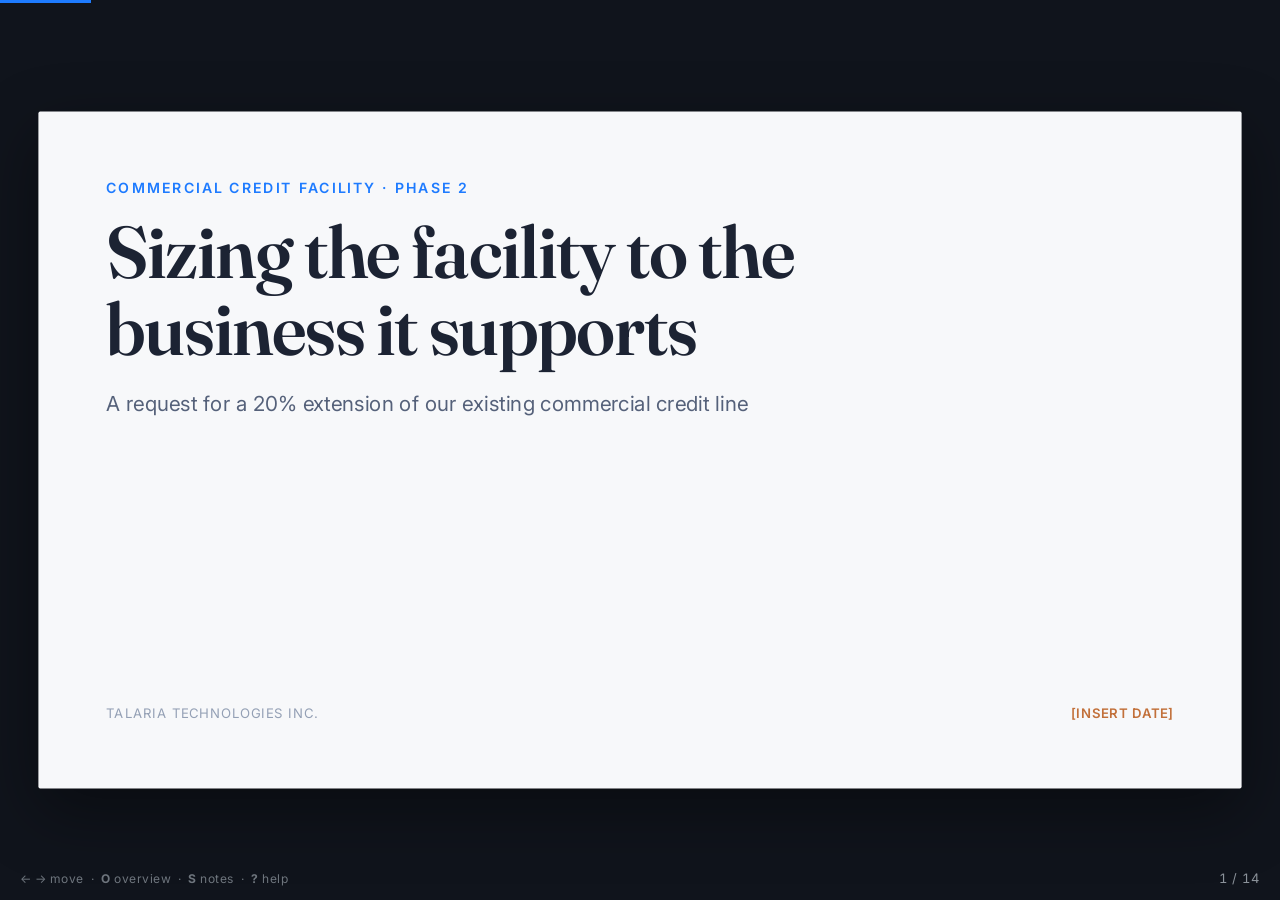
<file: deck/pitch.html>
<!DOCTYPE html>
<html lang="en" data-theme="light">
<head>
<meta charset="utf-8">
<meta name="viewport" content="width=device-width, initial-scale=1">
<title>Talaria Technologies — Credit Facility Expansion</title>

<link rel="preconnect" href="https://fonts.googleapis.com">
<link rel="preconnect" href="https://fonts.gstatic.com" crossorigin>
<link href="https://fonts.googleapis.com/css2?family=Inter:wght@400;500;600;700&family=Fraunces:opsz,wght@9..144,400;9..144,600&family=JetBrains+Mono:wght@400;500&display=swap" rel="stylesheet">

<!-- stylesheets load in cascade order: tokens first, overrides last -->
<link rel="stylesheet" href="css/tokens.css?v=5">
<link rel="stylesheet" href="css/base.css?v=5">
<link rel="stylesheet" href="css/layout.css?v=5">
<link rel="stylesheet" href="css/components.css?v=5">
<link rel="stylesheet" href="css/slides.css?v=5">
<link rel="stylesheet" href="css/overlays.css?v=5">
<link rel="stylesheet" href="css/print.css?v=5">
</head>
<body>

<!-- ============ CHROME ============ -->
<div id="progress"></div>
<div id="hint">&larr; &rarr; move &nbsp;·&nbsp; <b>O</b> overview &nbsp;·&nbsp; <b>S</b> notes &nbsp;·&nbsp; <b>?</b> help</div>
<div id="counter"></div>

<div id="overview"><div class="grid"></div></div>

<aside id="presenter">
  <div><h4>Elapsed</h4><div class="timer" data-timer>00:00</div></div>
  <div style="flex:1;display:flex;flex-direction:column;min-height:0">
    <h4>Speaker notes</h4>
    <div class="note" data-note></div>
  </div>
  <div class="next" data-next></div>
</aside>

<div id="help"><div class="panel">
  <h3>Keyboard</h3>
  <table>
    <tr><td><kbd>&rarr;</kbd> <kbd>Space</kbd></td><td>Next step / slide</td></tr>
    <tr><td><kbd>&larr;</kbd></td><td>Previous</td></tr>
    <tr><td><kbd>Home</kbd> <kbd>End</kbd></td><td>First / last slide</td></tr>
    <tr><td><kbd>1</kbd>–<kbd>9</kbd></td><td>Jump to slide</td></tr>
    <tr><td><kbd>O</kbd></td><td>Overview grid</td></tr>
    <tr><td><kbd>S</kbd></td><td>Speaker notes + timer</td></tr>
    <tr><td><kbd>T</kbd></td><td>Light / dark theme</td></tr>
    <tr><td><kbd>F</kbd></td><td>Fullscreen</td></tr>
    <tr><td><kbd>R</kbd></td><td>Reset timer</td></tr>
    <tr><td><kbd>?</kbd> <kbd>Esc</kbd></td><td>Toggle / close this</td></tr>
  </table>
</div></div>

<!-- ============ STAGE ============ -->
<div id="stage">

  <!-- 1 ─────────────────────────────── TITLE -->
  <section class="slide slide--title" data-title="Title">
    <div class="eyebrow">Commercial Credit Facility · Phase 2</div>
    <h1>Sizing the facility to the business it supports</h1>
    <div class="sub">A request for a 20% extension of our existing commercial credit line</div>
    <div class="meta">
      <span>Talaria Technologies Inc.</span>
      <span class="ph">[Insert Date]</span>
    </div>
    <aside class="notes">Open on the relationship, not the number. This bank already backed Phase 1 — that is the foundation everything else rests on.</aside>
  </section>

  <!-- 2 ─────────────────────────────── THE ASK -->
  <section class="slide" data-title="The ask">
    <div class="eyebrow">The request</div>
    <h2>A 20% extension, and a matching transfer ceiling</h2>
    <p class="lead">Not a new relationship and not a new risk profile — a scaling request against a plan this bank has already underwritten.</p>
    <div class="stat-row push">
      <div class="stat frag"><div class="k ph">[Current $]</div><div class="l">Current limit</div></div>
      <div class="stat frag"><div class="k ph">[New $]</div><div class="l">Requested limit</div></div>
      <div class="stat frag"><div class="k">+20%</div><div class="l">Extension</div></div>
      <div class="stat frag"><div class="k ph">[DSCR]</div><div class="l">Debt service coverage</div></div>
    </div>
    <aside class="notes">Say the number early and plainly. Burying the ask reads as evasive to a credit audience. The four figures reveal one at a time — pause on DSCR.</aside>
  </section>

  <!-- 3 ─────────────────────────────── PROBLEM -->
  <section class="slide" data-title="The problem">
    <div class="eyebrow">The problem we solve</div>
    <h2>Flat commissions break remote routes</h2>
    <div class="cols fill">
      <ul class="points">
        <li class="frag">Under a flat commission, a driver earns materially less on a low-density route than on a dense urban one.</li>
        <li class="frag">So drivers decline and cancel those trips.</li>
        <li class="frag">Riders outside the core grid get unreliable service.</li>
        <li class="frag">The platform quietly loses the demand it cannot serve.</li>
      </ul>
      <div class="quote frag">The incentive to refuse the hard route is built into the pricing.</div>
    </div>
    <aside class="notes">This is a structural failure, not an execution failure — that framing matters, because structural problems have structural fixes a lender can underwrite.</aside>
  </section>

  <!-- 4 ─────────────────────────────── MECHANISM -->
  <section class="slide" data-title="The mechanism">
    <div class="eyebrow">The mechanism</div>
    <h2>A platform fee that moves with route density</h2>
    <p class="lead" style="margin-bottom:28px">Averaging <strong>5%</strong> — lower on the routes that are hardest to serve, higher where volume is dense.</p>
    <svg viewBox="0 0 900 210" style="width:100%">
      <line x1="60" y1="170" x2="860" y2="170" stroke="var(--line)" stroke-width="1.5"/>
      <line x1="60" y1="24"  x2="60"  y2="170" stroke="var(--line)" stroke-width="1.5"/>
      <polyline points="60,142 250,124 470,95 690,66 860,52"
                fill="none" stroke="var(--accent)" stroke-width="3" stroke-linecap="round"/>
      <circle cx="60"  cy="142" r="6" fill="var(--accent)"/>
      <circle cx="860" cy="52"  r="6" fill="var(--accent)"/>
      <text x="60"  y="196" font-size="14" fill="var(--ink-faint)" font-family="Inter">Remote / low density</text>
      <text x="726" y="196" font-size="14" fill="var(--ink-faint)" font-family="Inter">Urban / high density</text>
      <text x="80"  y="134" font-size="14" fill="var(--ink-soft)"  font-family="Inter">lower platform fee</text>
      <text x="700" y="40"  font-size="14" fill="var(--ink-soft)"  font-family="Inter">higher platform fee</text>
    </svg>
    <p class="frag" style="margin-top:16px">Driver take-home is levelled across route types, so the reason to refuse a remote trip is removed at the source.</p>
    <aside class="notes">The curve is illustrative, not fitted data — say so if asked. The point is direction, not slope.</aside>
  </section>

  <!-- 5 ─────────────────────────────── WHY A LENDER CARES -->
  <section class="slide" data-title="Why a lender cares">
    <div class="eyebrow">Why this matters to a lender</div>
    <h2>Stability, not upside</h2>
    <div class="cols-3">
      <div class="card frag"><div class="num">01</div><h3>Supply is retained</h3><p>Drivers stay available across route types, which sustains fulfilment.</p></div>
      <div class="card frag"><div class="num">02</div><h3>Volume is predictable</h3><p>Sustained fulfilment means transaction volume does not swing with geography.</p></div>
      <div class="card frag"><div class="num">03</div><h3>Margin is stabilised</h3><p>A fee that floats around 5% rather than spiking produces steady revenue per trip.</p></div>
    </div>
    <div class="rule"></div>
    <p class="frag"><strong>A volume-and-reliability model, not a high-variance one</strong> — the profile a lender should prefer.</p>
    <aside class="notes">Resist pitching growth here. Bankers underwrite downside. Stability is the stronger claim with this audience.</aside>
  </section>

  <!-- 6 ─────────────────────────────── STATUS -->
  <section class="slide" data-title="Phase status">
    <div class="eyebrow">Status</div>
    <h2>Phase 1 is complete. Phase 2 is compute.</h2>
    <div class="cols fill">
      <div class="card">
        <h3 style="color:var(--accent)">Phase 1 — done</h3>
        <p>Core software architecture finalised. Facility used as underwritten. Unit economics evaluated and approved by this bank.</p>
      </div>
      <div class="card is-highlight frag">
        <h3 style="color:var(--accent)">Phase 2 — beginning</h3>
        <p>Parameter training and real-time mapping simulation on cloud GPU banks. Approx. <span class="ph">[Insert $/month]</span> across <span class="ph">[Insert N]</span> environments.</p>
      </div>
    </div>
    <aside class="notes">Emphasise "as underwritten" — the facility was used exactly as modelled. That earns the right to ask for more.</aside>
  </section>

  <!-- 7 ─────────────────────────────── WORKLOAD -->
  <section class="slide" data-title="Phase 2 workload">
    <div class="eyebrow">Phase 2 workload</div>
    <h2>Two jobs, both GPU-bound</h2>
    <ul class="points">
      <li class="frag"><strong>Parameter training.</strong> The dynamic fee is only defensible if it is accurate — trained against historical route density, cancellation behaviour, driver earnings distributions and demand seasonality.</li>
      <li class="frag"><strong>Real-time mapping simulation.</strong> Pricing logic is validated against simulated network conditions — traffic, surge, supply shocks, edge-case routes — before any driver or rider sees it.</li>
    </ul>
    <aside class="notes">Keep this short. The technical detail is credibility, not the argument. Do not let a banker's eyes glaze here.</aside>
  </section>

  <!-- 8 ─────────────────────────────── BOTTLENECK (key slide) -->
  <section class="slide" data-title="The constraint">
    <div class="eyebrow">The constraint</div>
    <h2>Transfer velocity, not solvency</h2>
    <div class="cols fill">
      <ul class="points">
        <li class="frag">GPU capacity is procured on demand, billed on short usage-based cycles.</li>
        <li class="frag">Outflows are high-frequency and unevenly distributed — not a smooth monthly draft.</li>
        <li class="frag">Our daily ceiling was set against an even, development-stage burn rate.</li>
        <li class="frag">Training runs now stall waiting on settlement rather than on capital.</li>
      </ul>
      <div class="quote frag">The ratios are unchanged. What is misaligned is the shape of the facility against the shape of the spend.</div>
    </div>
    <aside class="notes">THE critical slide. A transfer-limit complaint can read as a liquidity warning. Name the misreading out loud before they reach it themselves.</aside>
  </section>

  <!-- 9 ─────────────────────────────── CONSOLIDATION -->
  <section class="slide" data-title="One account">
    <div class="eyebrow">A deliberate choice</div>
    <h2>One account, on purpose</h2>
    <p class="lead" style="margin-bottom:26px">We could relieve this pressure by spreading activity across institutions. We have declined to.</p>
    <div class="cols-3">
      <div class="card frag"><h3>Transparency</h3><p>One unbroken transaction record, no reconciliation gaps.</p></div>
      <div class="card frag"><h3>Compliance</h3><p>A single reporting perimeter for tax and regulatory filing.</p></div>
      <div class="card frag"><h3>Auditability</h3><p>One consolidated ledger rather than parallel histories.</p></div>
    </div>
    <div class="rule"></div>
    <p class="frag">Your credit team keeps continuous visibility into our full cash position. Fragmenting our banking would degrade that for both of us.</p>
    <aside class="notes">Frame consolidation as their benefit, never our convenience. If asked why not a second bank — answer with visibility, not with tax.</aside>
  </section>

  <!-- 10 ────────────────────────────── OFFER -->
  <section class="slide" data-title="The offer">
    <div class="eyebrow">What we are prepared to offer</div>
    <h2>We will share the cost of speed</h2>
    <ul class="points">
      <li class="frag"><strong>Adjusted maintenance fees or interest margin</strong> in exchange for an expedited review.</li>
      <li class="frag"><strong>Tiered drawdown</strong> — the incremental tranche released against defined Phase 2 milestones.</li>
      <li class="frag"><strong>Enhanced reporting</strong> — monthly compute reconciliation and updated coverage ratios.</li>
      <li class="frag"><strong>Scheduled review at Phase 2 completion</strong>, re-sizing the facility against demonstrated results.</li>
    </ul>
    <aside class="notes">Do not name a rate premium out loud. Whatever number you say first becomes the floor of the negotiation.</aside>
  </section>

  <!-- 11 ────────────────────────────── CLOSE -->
  <section class="slide" data-title="Next steps">
    <div class="eyebrow">Next steps</div>
    <h2>The package is ready</h2>
    <p class="lead">Updated statements, Phase 2 compute forecast, revised twelve-month projections and Phase 1 facility performance — deliverable within <span class="ph">[Insert N]</span> business days.</p>
    <div class="rule"></div>
    <p class="frag">Phase 1 rested on this bank's willingness to underwrite a model that was then unproven. It is now proven. This request asks only that the facility be kept sized to the business it supports.</p>
    <aside class="notes">End on the closing line of the letter. Then stop talking and let them respond.</aside>
  </section>

  <!-- 12 ────────────────────────────── DIVIDER -->
  <section class="slide slide--divider" data-title="Part two">
    <div class="eyebrow">Part two</div>
    <h2>How the argument was built</h2>
    <aside class="notes">Shift register here — you stop being the CEO and start being the writer analysing the choices.</aside>
  </section>

  <!-- 13 ────────────────────────────── STRATEGY -->
  <section class="slide" data-title="Persuasive strategy">
    <div class="eyebrow">Persuasive strategy</div>
    <h2>Four moves, one audience</h2>
    <div class="cols-4">
      <div class="card frag"><div class="num">01</div><h3>Continuity over novelty</h3><p>Framed as scaling an approved plan, not a new ask — lowers perceived risk.</p></div>
      <div class="card frag"><div class="num">02</div><h3>Name the misreading</h3><p>States it is velocity, not solvency, before the reader can conclude otherwise.</p></div>
      <div class="card frag"><div class="num">03</div><h3>Reframe self-interest</h3><p>Consolidation presented as the bank's visibility, not our convenience.</p></div>
      <div class="card frag"><div class="num">04</div><h3>Offer constraint</h3><p>Volunteered safeguards persuade a committee more than a higher rate does.</p></div>
    </div>
    <aside class="notes">Each move maps to a specific reader anxiety. Ask the class which anxiety each one answers.</aside>
  </section>

  <!-- 14 ────────────────────────────── OMISSIONS -->
  <section class="slide" data-title="Omissions">
    <div class="eyebrow">Deliberate omissions</div>
    <h2>What was left out, and why</h2>
    <ul class="points">
      <li class="frag"><strong>The threat to move banks.</strong> Coercive mid-relationship; triggers committee caution rather than speed. Implied once, softly, instead.</li>
      <li class="frag"><strong>A named 15% premium.</strong> Stating a number first makes it the floor of the negotiation, not the ceiling.</li>
      <li class="frag"><strong>Urgency language.</strong> "Detrimental to our progress" reads as distress to a risk-aware reader; the cost of delay is shown concretely instead.</li>
    </ul>
    <aside class="notes">Strongest slide for a writing class — persuasion is as much about restraint as about argument.</aside>
  </section>

</div>

<!-- Guard: ES modules cannot load over file://. Classic script, runs everywhere. -->
<script>
if (location.protocol === 'file:') {
  document.write('<div id="modwarn"><div class="box"><h2>Run this through a local server</h2>' +
    '<p>This deck uses ES modules, which browsers block on <code>file://</code>.</p>' +
    '<p style="margin-top:12px">In VS Code: install <b>Live Server</b>, then right-click <code>index.html</code> &rarr; <b>Open with Live Server</b>.</p>' +
    '<p style="margin-top:12px">Or from this folder: <code>npx serve</code> / <code>python -m http.server</code></p></div></div>');
}
</script>

<script type="module" src="js/main.js?v=5"></script>
</body>
</html>
</file>
<file: deck/css/tokens.css>
/* ============================================================
   TOKENS — the single source of truth for the deck's look.
   Change a value here and every slide follows.
   ============================================================ */
:root{
  /* ---- brand: sampled from assets/logo.svg ---- */
  --accent:        #1e7bff;   /* Talaria blue  */
  --accent-soft:   #1e7bff14;
  --accent-2:      #c2703a;   /* placeholder highlight */

  /* ---- surfaces ---- */
  --paper:         #f7f8fa;
  --paper-2:       #ffffff;
  --stage-bg:      #10141c;
  --line:          #e2e6ec;

  /* ---- text ---- */
  --ink:           #1c2333;   /* Talaria navy */
  --ink-soft:      #55617a;
  --ink-faint:     #94a0b5;
  --ink-invert:    #f7f8fa;

  /* ---- type ---- */
  --font-body:     'Inter', system-ui, -apple-system, 'Segoe UI', sans-serif;
  --font-display:  'Fraunces', Georgia, 'Times New Roman', serif;
  --font-mono:     'JetBrains Mono', ui-monospace, Consolas, monospace;

  /* Sized for projection: readable from the back of a room.
     Nothing on a slide should be smaller than --fs-small. */
  --fs-h1:         78px;
  --fs-h2:         54px;
  --fs-h3:         26px;
  --fs-lead:       31px;
  --fs-body:       27px;
  --fs-small:      21px;
  --fs-label:      15px;

  /* ---- geometry ---- */
  --slide-w:       1280px;
  --slide-h:       720px;
  --pad:           72px;
  --radius:        10px;
  --presenter-w:   380px;
  --gap:           24px;

  /* ---- motion ---- */
  --ease:          cubic-bezier(.22,.61,.36,1);
  --dur:           .3s;
}

/* ---- dark theme: toggled with the T key (see js/ui/theme.js) ---- */
:root[data-theme="dark"]{
  --accent:        #5b9dff;
  --accent-soft:   #5b9dff1f;
  --accent-2:      #e8a87c;
  --paper:         #141924;
  --paper-2:       #1b2130;
  --stage-bg:      #080b11;
  --line:          #2a3345;
  --ink:           #eef2f8;
  --ink-soft:      #a4b0c4;
  --ink-faint:     #6b7891;
  --ink-invert:    #141924;
}
</file>
<file: deck/css/base.css>
/* ============================================================
   BASE — reset, page shell, typography primitives
   ============================================================ */
*,*::before,*::after{box-sizing:border-box;margin:0;padding:0}

html,body{
  height:100%;
  overflow:hidden;
  background:var(--stage-bg);
  font-family:var(--font-body);
  -webkit-font-smoothing:antialiased;
  transition:background var(--dur) var(--ease);
}

h1{font-family:var(--font-display);font-size:var(--fs-h1);font-weight:600;line-height:1.05;letter-spacing:-.02em;color:var(--ink)}
h2{font-family:var(--font-display);font-size:var(--fs-h2);font-weight:600;line-height:1.12;letter-spacing:-.015em;color:var(--ink);margin-bottom:24px}
h3{font-size:var(--fs-h3);font-weight:600;color:var(--ink);margin-bottom:8px}

p{font-size:var(--fs-body);line-height:1.55;color:var(--ink-soft);max-width:62ch}
p.lead{font-size:var(--fs-lead);color:var(--ink)}
strong{color:var(--ink);font-weight:600}
em{font-style:italic}

a{color:var(--accent);text-decoration:none}

/* placeholder for figures the finance team fills in */
.ph{color:var(--accent-2);font-weight:600;white-space:nowrap}

kbd{
  font-family:var(--font-mono);font-size:12px;
  background:var(--paper-2);border:1px solid var(--line);
  border-bottom-width:2px;border-radius:4px;
  padding:2px 7px;color:var(--ink);
}
</file>
<file: deck/css/layout.css>
/* ============================================================
   LAYOUT — the stage, the slide box, and grid helpers
   ============================================================ */

/* The stage is a fixed-size canvas scaled to fit the window,
   so slide layout never reflows unpredictably. */
#stage{
  position:absolute;top:50%;left:50%;
  width:var(--slide-w);height:var(--slide-h);
  transform-origin:center center;
}

.slide{
  position:absolute;inset:0;
  display:none;flex-direction:column;
  padding:var(--pad);
  background:var(--paper);
  border-radius:2px;
  box-shadow:0 24px 70px rgba(0,0,0,.4);
  transition:background var(--dur) var(--ease);
}
.slide.is-active{display:flex}

/* One animation per slide — the whole slide moves as a single piece,
   entering from the side you are travelling towards. Nothing inside a
   slide animates independently, so no element is ever hidden or late. */
.slide.is-active[data-dir="fwd"] {animation:enter-fwd  .38s var(--ease) both}
.slide.is-active[data-dir="back"]{animation:enter-back .38s var(--ease) both}

@keyframes enter-fwd{
  from{opacity:0;transform:translateX(34px) scale(.995)}
  to  {opacity:1;transform:none}
}
@keyframes enter-back{
  from{opacity:0;transform:translateX(-34px) scale(.995)}
  to  {opacity:1;transform:none}
}

/* Minimal in-page motion: the slide's top-level blocks settle in with a
   small lift and a very short offset. Nothing is hidden waiting for a
   keypress — the whole cascade is over in under half a second. */
.slide.is-active > *{animation:settle .3s var(--ease) both}
.slide.is-active > *:nth-child(1){animation-delay:.05s}
.slide.is-active > *:nth-child(2){animation-delay:.10s}
.slide.is-active > *:nth-child(3){animation-delay:.15s}
.slide.is-active > *:nth-child(4){animation-delay:.19s}
.slide.is-active > *:nth-child(n+5){animation-delay:.22s}

@keyframes settle{
  from{opacity:0;transform:translateY(8px)}
  to  {opacity:1;transform:none}
}

/* Thumbnails in the overview grid are stills, never animated. */
#overview .thumb .inner,
#overview .thumb .inner > *{animation:none!important}

/* Anyone who has asked their system for less motion gets a plain cut. */
@media (prefers-reduced-motion: reduce){
  .slide.is-active[data-dir]{animation:fade-only .2s linear both}
  .slide.is-active > *{animation:none}
  @keyframes fade-only{from{opacity:0}to{opacity:1}}
}

/* ---- grid helpers ---- */
.cols   {display:grid;grid-template-columns:1fr 1fr;gap:40px;align-content:start}
.cols.fill{align-content:stretch;grid-auto-rows:minmax(0,1fr)}
.cols.v-center{align-items:center}
.cols-3 {display:grid;grid-template-columns:repeat(3,1fr);gap:var(--gap)}
.cols-4 {display:grid;grid-template-columns:repeat(4,1fr);gap:var(--gap)}
.fill   {flex:1}
.push   {margin-top:auto}
.rule   {height:1px;background:var(--line);margin:28px 0}
</file>
<file: deck/css/components.css>
/* ============================================================
   COMPONENTS — reusable slide furniture
   ============================================================ */

.eyebrow{
  font-size:var(--fs-label);font-weight:600;
  letter-spacing:.14em;text-transform:uppercase;
  color:var(--accent);margin-bottom:18px;
}

.card{
  background:var(--paper-2);
  border:1px solid var(--line);
  border-radius:var(--radius);
  padding:26px;
  transition:background var(--dur) var(--ease),border-color var(--dur) var(--ease);
}
.card.is-highlight{border-color:var(--accent);background:var(--accent-soft)}
.card.is-ghost{background:transparent;border-style:dashed}
.card .num{
  font-family:var(--font-display);font-size:46px;line-height:1;
  color:var(--accent);margin-bottom:10px;
}
.card p{font-size:var(--fs-small);line-height:1.5}

ul.points{list-style:none;display:flex;flex-direction:column;gap:18px;margin-top:8px}
ul.points li{
  font-size:var(--fs-body);line-height:1.45;color:var(--ink-soft);
  padding-left:32px;position:relative;max-width:60ch;
}
ul.points li::before{
  content:"";position:absolute;left:0;top:14px;
  width:10px;height:10px;border-radius:2px;background:var(--accent);
}

.stat-row{display:flex;gap:56px;padding-top:28px;border-top:1px solid var(--line)}
.stat .k{font-family:var(--font-display);font-size:82px;line-height:.95;color:var(--ink);letter-spacing:-.02em}
.stat .l{font-size:var(--fs-label);letter-spacing:.08em;text-transform:uppercase;color:var(--ink-faint);margin-top:8px}

.quote{
  font-family:var(--font-display);font-size:40px;line-height:1.3;color:var(--ink);
  border-left:3px solid var(--accent);padding-left:28px;max-width:24ch;
}

/* ---- fragments ----
   Step-by-step reveals are switched off: nothing on a slide is hidden.
   Add class="frag" to an element to bring the behaviour back for it. */
.frag{opacity:.14;transition:opacity .2s var(--ease)}
.frag.is-shown{opacity:1}

/* speaker notes never render on the slide itself */
.notes{display:none}


/* ============================================================
   ADDITIONS for the prompt-architecture deck
   ============================================================ */

/* brand lockup: mark + wordmark */
.lockup{display:flex;align-items:center;gap:20px}
.lockup .mark{width:84px;height:84px;color:var(--accent);flex:none}
.lockup .mark svg{width:100%;height:100%;display:block}
.lockup .word{font-family:var(--font-display);font-size:34px;letter-spacing:.02em;color:var(--ink)}
.lockup .word small{display:block;font-family:var(--font-body);font-size:14px;font-weight:600;
  letter-spacing:.2em;text-transform:uppercase;color:var(--ink-faint);margin-top:4px}

/* centred hero lockup for the title slide */
.hero{display:flex;flex-direction:column;align-items:center;text-align:center;justify-content:center;flex:1}
.hero .mark{width:132px;height:132px;color:var(--accent);margin-bottom:34px}
.hero .mark svg{width:100%;height:100%;display:block}
.hero h1{max-width:20ch}
.hero p{max-width:44ch;margin:0 auto}

/* two-panel comparison (undershooting vs deductive) */
.panel{border-radius:var(--radius);padding:34px;height:100%;display:flex;flex-direction:column}
.panel--bad {background:var(--paper-2);border:1px solid var(--line)}
.panel--good{background:var(--accent-soft);border:1px solid var(--accent)}
.panel .tag{font-size:var(--fs-label);font-weight:700;letter-spacing:.14em;text-transform:uppercase;margin-bottom:14px}
.panel--bad  .tag{color:var(--ink-faint)}
.panel--good .tag{color:var(--accent)}
.panel h3{font-size:32px;margin-bottom:22px;line-height:1.15}

/* a vertical flow of steps inside a panel */
.flow{list-style:none;display:flex;flex-direction:column;gap:17px;margin-top:26px}
.flow li{font-size:23px;line-height:1.35;color:var(--ink-soft);display:flex;gap:12px;align-items:flex-start}
.flow li b{color:var(--ink);font-weight:600}
.flow .arrow{color:var(--ink-faint);font-size:20px;line-height:1.4;flex:none}

/* huge metric callouts */
.metrics{display:grid;grid-template-columns:repeat(4,1fr);gap:28px;flex:1;align-content:center}
.metric{text-align:left;border-left:4px solid var(--accent);padding-left:22px}
.metric .v{font-family:var(--font-display);font-size:84px;line-height:.92;color:var(--ink);letter-spacing:-.03em}
.metric .v.ph{font-size:62px;color:var(--accent-2)}
.metric .l{font-size:19px;line-height:1.35;color:var(--ink-soft);margin-top:14px}

/* step ribbon */
.steps{display:grid;grid-template-columns:repeat(4,1fr);gap:0;flex:1;align-content:center}
.step{padding:0 26px;border-left:2px solid var(--line);position:relative}
.step:first-child{padding-left:0;border-left:0}
.step .n{font-family:var(--font-mono);font-size:15px;color:var(--accent);letter-spacing:.1em;margin-bottom:14px}
.step h3{font-size:27px;line-height:1.2;margin-bottom:10px}
.step p{font-size:19px;line-height:1.45}

/* SVG diagram labels: a presentation attribute loses to any CSS rule,
   so set the family here rather than on each <text>. */
.slide svg text{font-family:var(--font-body)}

/* ============================================================
   EXCERPT CARDS — verbatim prompt / letter snippets
   ============================================================ */
.snip{
  border-radius:var(--radius);padding:24px 26px;
  display:flex;flex-direction:column;
}
.snip .chip{
  font-size:12px;font-weight:700;letter-spacing:.16em;
  text-transform:uppercase;margin-bottom:14px;
}
.snip .txt{color:inherit}

/* the input: reads as a terminal / instruction block */
.snip--prompt{background:var(--ink);color:var(--ink-invert)}
.snip--prompt .chip{color:var(--accent-2)}
.snip--prompt .txt{font-family:var(--font-mono);font-size:17px;line-height:1.65;opacity:.93}

/* the output: reads as a document */
.snip--letter{background:var(--paper-2);border:1px solid var(--line);color:var(--ink)}
.snip--letter .chip{color:var(--accent)}
.snip--letter .txt{font-family:var(--font-display);font-size:20px;line-height:1.5}

.snip .txt b{color:var(--accent);font-weight:600}
.snip--letter .txt b{color:var(--accent)}

.takeaway{font-size:19px;line-height:1.45;color:var(--ink-soft);margin-top:16px}
.takeaway b{color:var(--ink);font-weight:600}

/* ============================================================
   COMPARISON GRID — one axis per row, two positions per column
   ============================================================ */
.cmp{display:grid;grid-template-columns:210px 1fr 1fr;align-content:center;flex:1}
.cmp > div{padding:18px 24px;border-top:1px solid var(--line)}
.cmp .head{
  border-top:0;padding:0 24px 14px;
  font-size:13px;font-weight:700;letter-spacing:.14em;
  text-transform:uppercase;color:var(--ink-faint);
}
.cmp .head--now{color:var(--accent)}
.cmp .axis{font-size:21px;font-weight:600;color:var(--ink);padding-left:0}
.cmp .cell{font-size:19px;line-height:1.45;color:var(--ink-soft)}
.cmp .cell--now{color:var(--ink)}

/* Two excerpts compared: row 1 holds the cards (equal height, tops aligned),
   row 2 holds their takeaways on a shared baseline. */
.pairgrid{
  display:grid;
  grid-template-columns:1fr 1fr;
  grid-template-rows:auto auto;
  gap:18px 36px;
  align-content:center;
}
.pairgrid .takeaway{margin-top:0}
</file>
<file: deck/css/slides.css>
/* ============================================================
   SLIDE VARIANTS — per-type slide treatments
   ============================================================ */

.slide--title{justify-content:center}
.slide--title h1{max-width:18ch}
.slide--title .sub{font-size:22px;color:var(--ink-soft);margin-top:24px;max-width:52ch}
.slide--title .meta{
  margin-top:auto;display:flex;justify-content:space-between;
  font-size:14px;letter-spacing:.06em;text-transform:uppercase;color:var(--ink-faint);
}
/* no presenter credit — the talk is delivered by several people */
.slide--title .meta--center{justify-content:center}

.slide--divider{background:var(--ink);justify-content:center}
.slide--divider h2{color:var(--paper);font-size:56px;margin:0}
.slide--divider .eyebrow{color:var(--accent-2)}

.slide--statement{justify-content:center;align-items:flex-start}
.slide--statement .quote{font-size:50px;font-weight:600;max-width:30ch;border:0;padding:0;line-height:1.2}
</file>
<file: deck/css/overlays.css>
/* ============================================================
   OVERLAYS — chrome that sits above the stage
   ============================================================ */

#progress{position:fixed;top:0;left:0;height:3px;width:0;background:var(--accent);z-index:40;transition:width .25s var(--ease)}
#counter {position:fixed;bottom:14px;right:20px;color:#8b929a;font-size:13px;letter-spacing:.08em;z-index:40;font-variant-numeric:tabular-nums}
#hint    {position:fixed;bottom:14px;left:20px;color:#6e757d;font-size:12px;letter-spacing:.04em;z-index:40}

/* ---- overview grid (O) ---- */
#overview{
  position:fixed;inset:0;z-index:50;
  background:rgba(10,12,14,.94);
  display:none;overflow-y:auto;padding:40px;
}
#overview.is-open{display:block}
#overview .grid{display:grid;grid-template-columns:repeat(4,1fr);gap:20px;max-width:1400px;margin:0 auto}
#overview .thumb{
  position:relative;aspect-ratio:16/9;overflow:hidden;cursor:pointer;
  border:2px solid transparent;border-radius:6px;background:var(--paper);
}
#overview .thumb.is-current{border-color:var(--accent)}
#overview .thumb .inner{
  width:var(--slide-w);height:var(--slide-h);
  transform-origin:top left;pointer-events:none;
}
#overview .thumb .tag{
  position:absolute;left:0;bottom:0;z-index:2;
  background:rgba(0,0,0,.72);color:#fff;
  font-size:11px;letter-spacing:.06em;padding:4px 8px;
}

/* ---- presenter panel (S) ---- */
#presenter{
  position:fixed;right:0;top:0;bottom:0;width:var(--presenter-w);z-index:45;
  background:#14181d;color:#dfe4e9;padding:26px;
  display:none;flex-direction:column;gap:20px;
  box-shadow:-20px 0 50px rgba(0,0,0,.5);
}
#presenter.is-open{display:flex}
#presenter h4{font-size:11px;letter-spacing:.14em;text-transform:uppercase;color:#6c7783;margin-bottom:8px}
#presenter .timer{font-family:var(--font-mono);font-size:34px;color:#4ecdc4;font-variant-numeric:tabular-nums}
#presenter .note{font-size:15px;line-height:1.6;color:#c2cad2;flex:1;overflow-y:auto}
#presenter .next{font-size:14px;color:#8b949e;border-top:1px solid #262c33;padding-top:16px}

/* ---- help (?) ---- */
#help{
  position:fixed;inset:0;z-index:60;display:none;
  align-items:center;justify-content:center;background:rgba(10,12,14,.9);
}
#help.is-open{display:flex}
#help .panel{background:var(--paper);border-radius:12px;padding:36px 40px;min-width:420px}
#help h3{margin-bottom:20px}
#help table{border-collapse:collapse;width:100%}
#help td{padding:7px 0;font-size:15px;color:var(--ink-soft)}
#help td:first-child{width:110px}

/* ---- file:// warning, shown by the inline guard in index.html ---- */
#modwarn{
  position:fixed;inset:0;z-index:99;display:flex;align-items:center;justify-content:center;
  background:#14181d;color:#e6eaee;font-family:system-ui,sans-serif;padding:40px;
}
#modwarn .box{max-width:560px;line-height:1.6}
#modwarn h2{color:#fff;font-family:system-ui,sans-serif;font-size:24px;margin-bottom:14px}
#modwarn code{background:#242a31;padding:2px 7px;border-radius:4px;font-size:14px}
</file>
<file: deck/css/print.css>
/* ============================================================
   PRINT — Ctrl/Cmd+P exports one slide per landscape page
   ============================================================ */
@media print{
  @page{size:1280px 720px;margin:0}
  html,body{overflow:visible;height:auto;background:#fff}
  #stage{position:static;transform:none!important;width:auto;height:auto}
  #progress,#counter,#hint,#overview,#presenter,#help,#modwarn{display:none!important}
  .slide{
    position:relative;display:flex!important;
    width:var(--slide-w);height:var(--slide-h);
    page-break-after:always;box-shadow:none;border-radius:0;
  }
  .slide,.slide > *{animation:none!important}
  .frag{opacity:1!important;transform:none!important}
}
</file>
